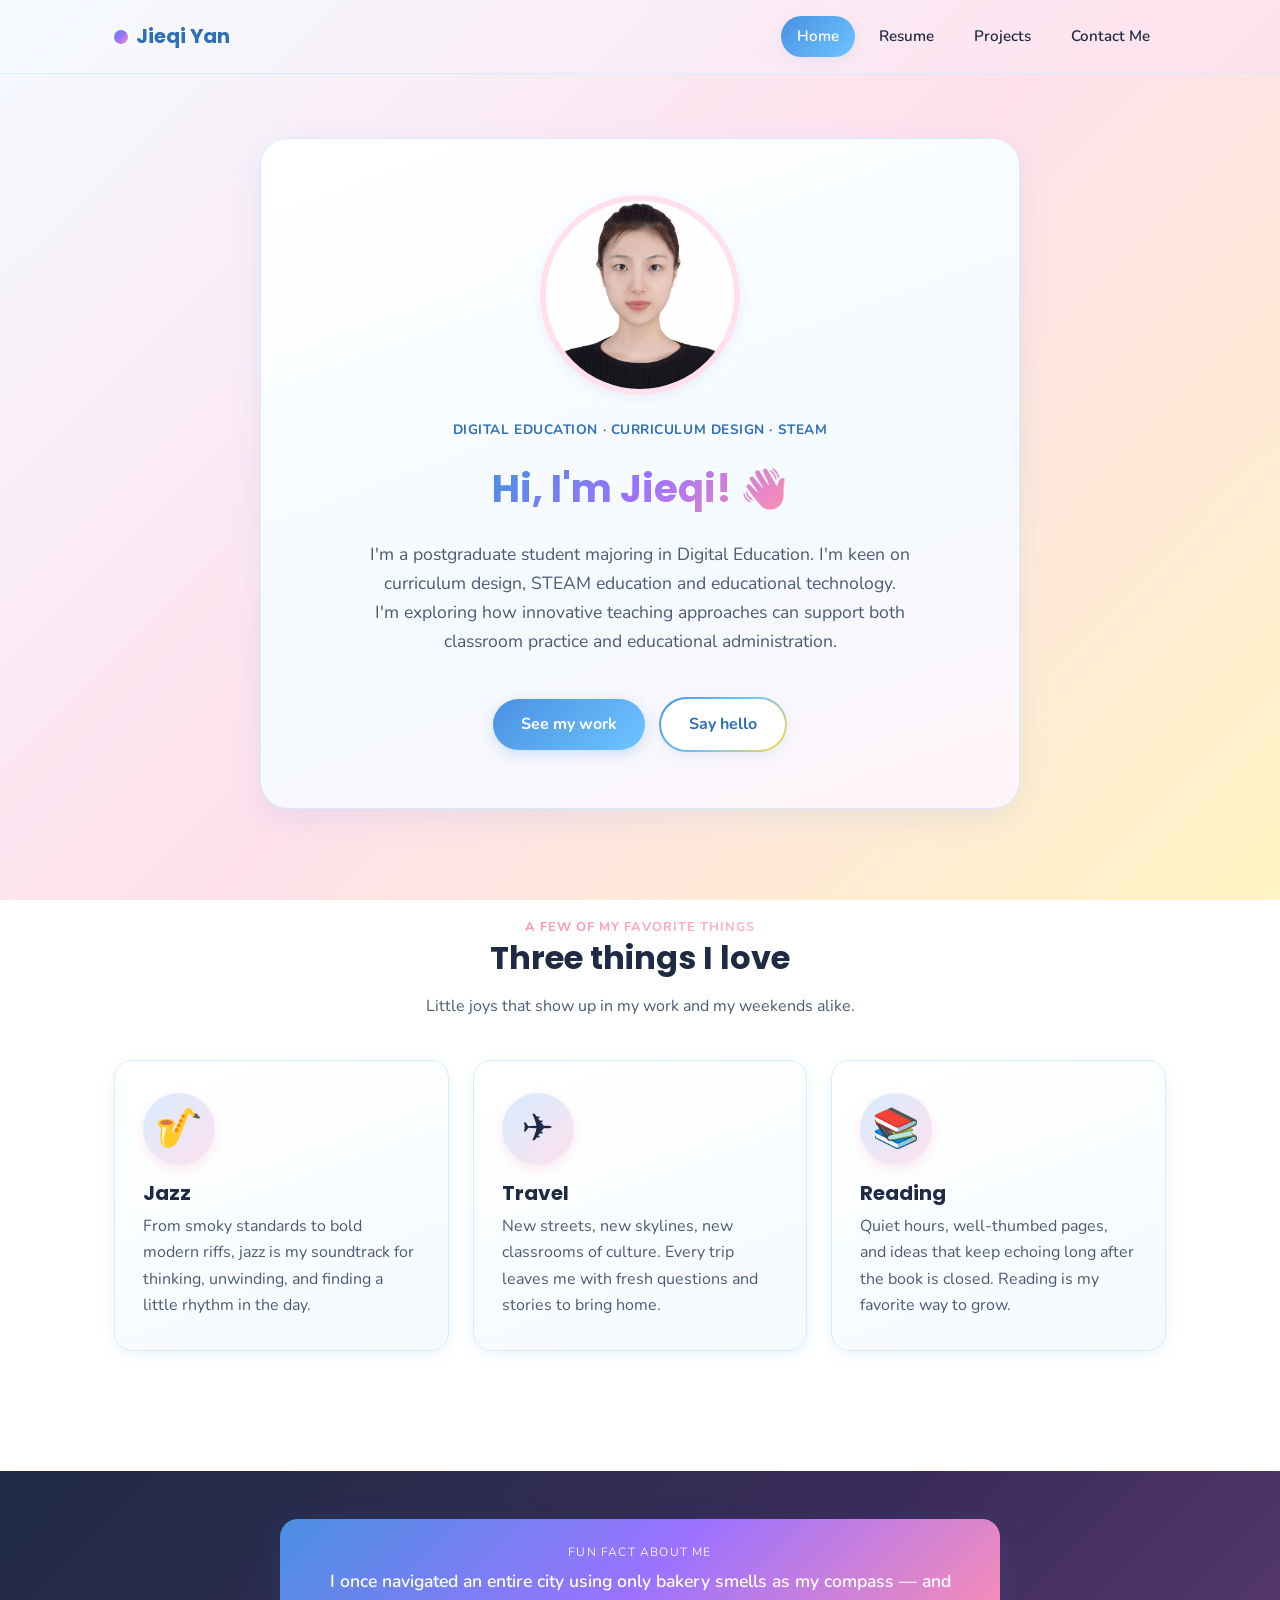
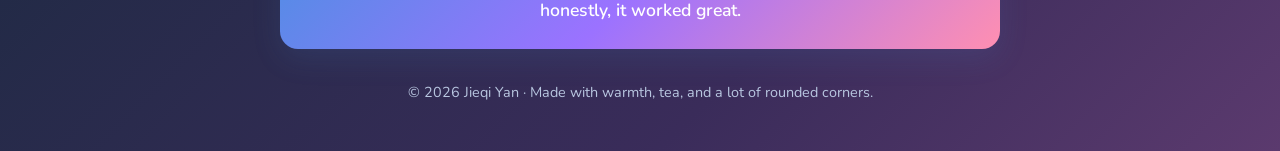
<file: index.html>
<!DOCTYPE html>
<html lang="en">
<head>
  <meta charset="UTF-8" />
  <meta name="viewport" content="width=device-width, initial-scale=1.0" />
  <title>Jieqi Yan — Home</title>
  <meta name="description" content="Hi! I'm Jieqi Yan, a postgraduate student majoring in Digital Education — curriculum design, STEAM, and educational technology." />
  <link rel="preconnect" href="https://fonts.googleapis.com" />
  <link rel="preconnect" href="https://fonts.gstatic.com" crossorigin />
  <link href="https://fonts.googleapis.com/css2?family=Nunito:wght@400;600;700&family=Poppins:wght@600;700&display=swap" rel="stylesheet" />
  <link rel="stylesheet" href="styles.css" />
</head>
<body>

  <!-- ===== Header / Nav ===== -->
  <header class="site-header">
    <div class="container">
      <nav class="nav">
        <a href="index.html" class="brand"><span class="brand-dot"></span> Jieqi Yan</a>
        <button class="nav-toggle" aria-label="Toggle menu" aria-expanded="false">&#9776;</button>
        <ul class="nav-links">
          <li><a href="index.html" class="active">Home</a></li>
          <li><a href="resume.html">Resume</a></li>
          <li><a href="projects.html">Projects</a></li>
          <li><a href="contact.html">Contact Me</a></li>
        </ul>
      </nav>
    </div>
  </header>

  <main>
    <!-- ===== Hero ===== -->
    <section class="hero">
      <div class="container">
        <div class="hero-card">
          <img class="headshot" src="headshot.jpg" alt="Jieqi Yan" />
          <span class="tagline">Digital Education · Curriculum Design · STEAM</span>
          <h1>Hi, I'm Jieqi! 👋</h1>
          <p class="intro">
            I'm a postgraduate student majoring in Digital Education. I'm keen
            on curriculum design, STEAM education and educational technology.
            I'm exploring how innovative teaching approaches can support both
            classroom practice and educational administration.
          </p>
          <div>
            <a href="projects.html" class="btn">See my work</a>
            <a href="contact.html" class="btn ghost" style="margin-left:10px;">Say hello</a>
          </div>
        </div>
      </div>
    </section>

    <!-- ===== Three things I like ===== -->
    <section class="section">
      <div class="container">
        <div class="section-head">
          <span class="eyebrow">A few of my favorite things</span>
          <h2>Three things I love</h2>
          <p>Little joys that show up in my work and my weekends alike.</p>
        </div>
        <div class="grid grid-3">
          <div class="card">
            <div class="emoji">🎷</div>
            <h3>Jazz</h3>
            <p>From smoky standards to bold modern riffs, jazz is my soundtrack for thinking, unwinding, and finding a little rhythm in the day.</p>
          </div>
          <div class="card">
            <div class="emoji">✈️</div>
            <h3>Travel</h3>
            <p>New streets, new skylines, new classrooms of culture. Every trip leaves me with fresh questions and stories to bring home.</p>
          </div>
          <div class="card">
            <div class="emoji">📚</div>
            <h3>Reading</h3>
            <p>Quiet hours, well-thumbed pages, and ideas that keep echoing long after the book is closed. Reading is my favorite way to grow.</p>
          </div>
        </div>
      </div>
    </section>
  </main>

  <!-- ===== Footer with fun fact ===== -->
  <footer class="site-footer">
    <div class="container">
      <div class="footer-fun">
        <span class="label">Fun fact about me</span>
        <p>I once navigated an entire city using only bakery smells as my compass — and honestly, it worked great.</p>
      </div>
      <div class="footer-bottom">
        <p>© 2026 Jieqi Yan · Made with warmth, tea, and a lot of rounded corners.</p>
      </div>
    </div>
  </footer>

  <script src="script.js"></script>
</body>
</html>
</file>
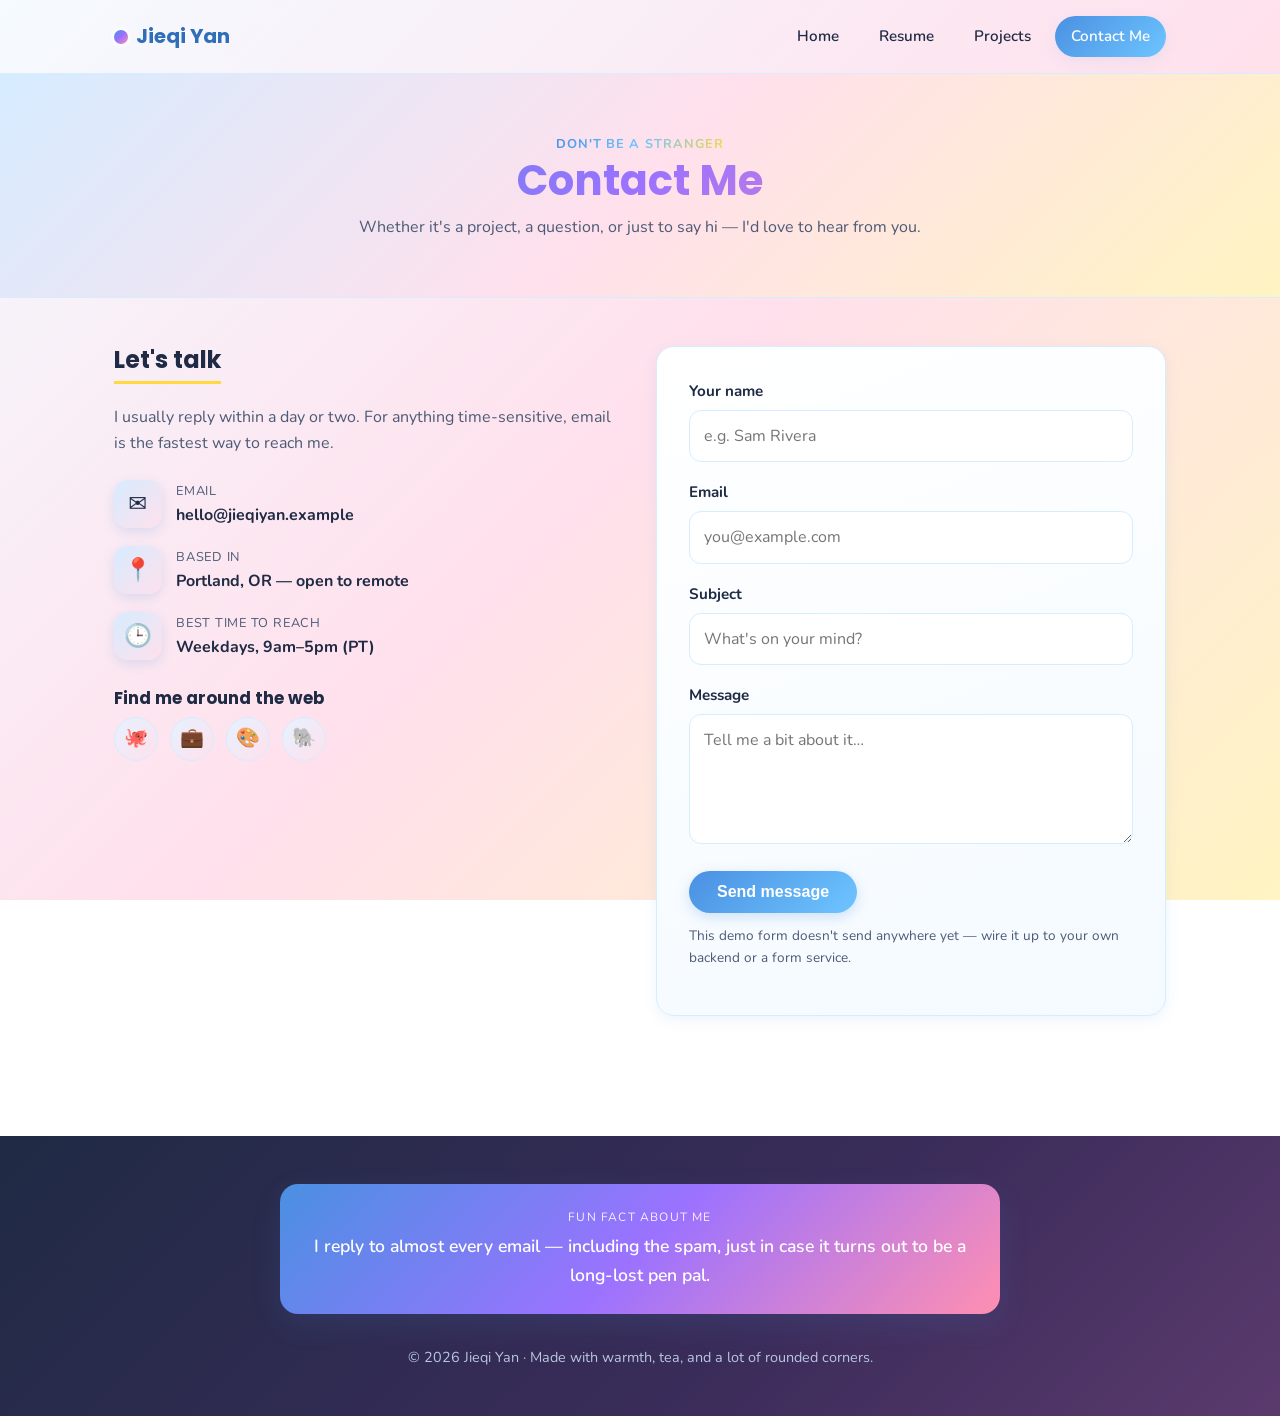
<file: contact.html>
<!DOCTYPE html>
<html lang="en">
<head>
  <meta charset="UTF-8" />
  <meta name="viewport" content="width=device-width, initial-scale=1.0" />
  <title>Jieqi Yan — Contact Me</title>
  <meta name="description" content="Say hello to Jieqi Yan — friendly designer-developer always happy to chat." />
  <link rel="preconnect" href="https://fonts.googleapis.com" />
  <link rel="preconnect" href="https://fonts.gstatic.com" crossorigin />
  <link href="https://fonts.googleapis.com/css2?family=Nunito:wght@400;600;700&family=Poppins:wght@600;700&display=swap" rel="stylesheet" />
  <link rel="stylesheet" href="styles.css" />
</head>
<body>

  <header class="site-header">
    <div class="container">
      <nav class="nav">
        <a href="index.html" class="brand"><span class="brand-dot"></span> Jieqi Yan</a>
        <button class="nav-toggle" aria-label="Toggle menu" aria-expanded="false">&#9776;</button>
        <ul class="nav-links">
          <li><a href="index.html">Home</a></li>
          <li><a href="resume.html">Resume</a></li>
          <li><a href="projects.html">Projects</a></li>
          <li><a href="contact.html" class="active">Contact Me</a></li>
        </ul>
      </nav>
    </div>
  </header>

  <main>
    <section class="page-header">
      <div class="container">
        <span class="eyebrow">Don't be a stranger</span>
        <h1>Contact Me</h1>
        <p>Whether it's a project, a question, or just to say hi — I'd love to hear from you.</p>
      </div>
    </section>

    <section class="section" style="padding-top:48px;">
      <div class="container">
        <div class="contact-grid">

          <!-- Contact info -->
          <div class="contact-info">
            <h2 style="border-bottom:3px solid var(--accent); display:inline-block; padding-bottom:6px; margin-bottom:20px;">Let's talk</h2>
            <p style="color:var(--ink-soft);">I usually reply within a day or two. For anything time-sensitive, email is the fastest way to reach me.</p>

            <div style="margin-top:24px;">
              <div class="info-item">
                <div class="icon">✉️</div>
                <div>
                  <div class="label">Email</div>
                  <div class="value">hello@jieqiyan.example</div>
                </div>
              </div>
              <div class="info-item">
                <div class="icon">📍</div>
                <div>
                  <div class="label">Based in</div>
                  <div class="value">Portland, OR — open to remote</div>
                </div>
              </div>
              <div class="info-item">
                <div class="icon">🕒</div>
                <div>
                  <div class="label">Best time to reach</div>
                  <div class="value">Weekdays, 9am–5pm (PT)</div>
                </div>
              </div>
            </div>

            <h3 style="margin-top:28px; font-size:1.05rem;">Find me around the web</h3>
            <div class="social-row">
              <a href="contact.html" title="GitHub">🐙</a>
              <a href="contact.html" title="LinkedIn">💼</a>
              <a href="contact.html" title="Dribbble">🎨</a>
              <a href="contact.html" title="Mastodon">🐘</a>
            </div>
          </div>

          <!-- Contact form -->
          <div>
            <div class="form-success" id="formSuccess">
              🎉 Thanks for reaching out! I'll get back to you soon.
            </div>
            <form class="form" id="contactForm" novalidate>
              <div class="field">
                <label for="name">Your name</label>
                <input type="text" id="name" name="name" placeholder="e.g. Sam Rivera" required />
              </div>
              <div class="field">
                <label for="email">Email</label>
                <input type="email" id="email" name="email" placeholder="you@example.com" required />
              </div>
              <div class="field">
                <label for="subject">Subject</label>
                <input type="text" id="subject" name="subject" placeholder="What's on your mind?" />
              </div>
              <div class="field">
                <label for="message">Message</label>
                <textarea id="message" name="message" placeholder="Tell me a bit about it…" required></textarea>
              </div>
              <button type="submit" class="btn">Send message</button>
              <p class="form-note">This demo form doesn't send anywhere yet — wire it up to your own backend or a form service.</p>
            </form>
          </div>

        </div>
      </div>
    </section>
  </main>

  <footer class="site-footer">
    <div class="container">
      <div class="footer-fun">
        <span class="label">Fun fact about me</span>
        <p>I reply to almost every email — including the spam, just in case it turns out to be a long-lost pen pal.</p>
      </div>
      <div class="footer-bottom">
        <p>© 2026 Jieqi Yan · Made with warmth, tea, and a lot of rounded corners.</p>
      </div>
    </div>
  </footer>

  <script src="script.js"></script>
</body>
</html>
</file>
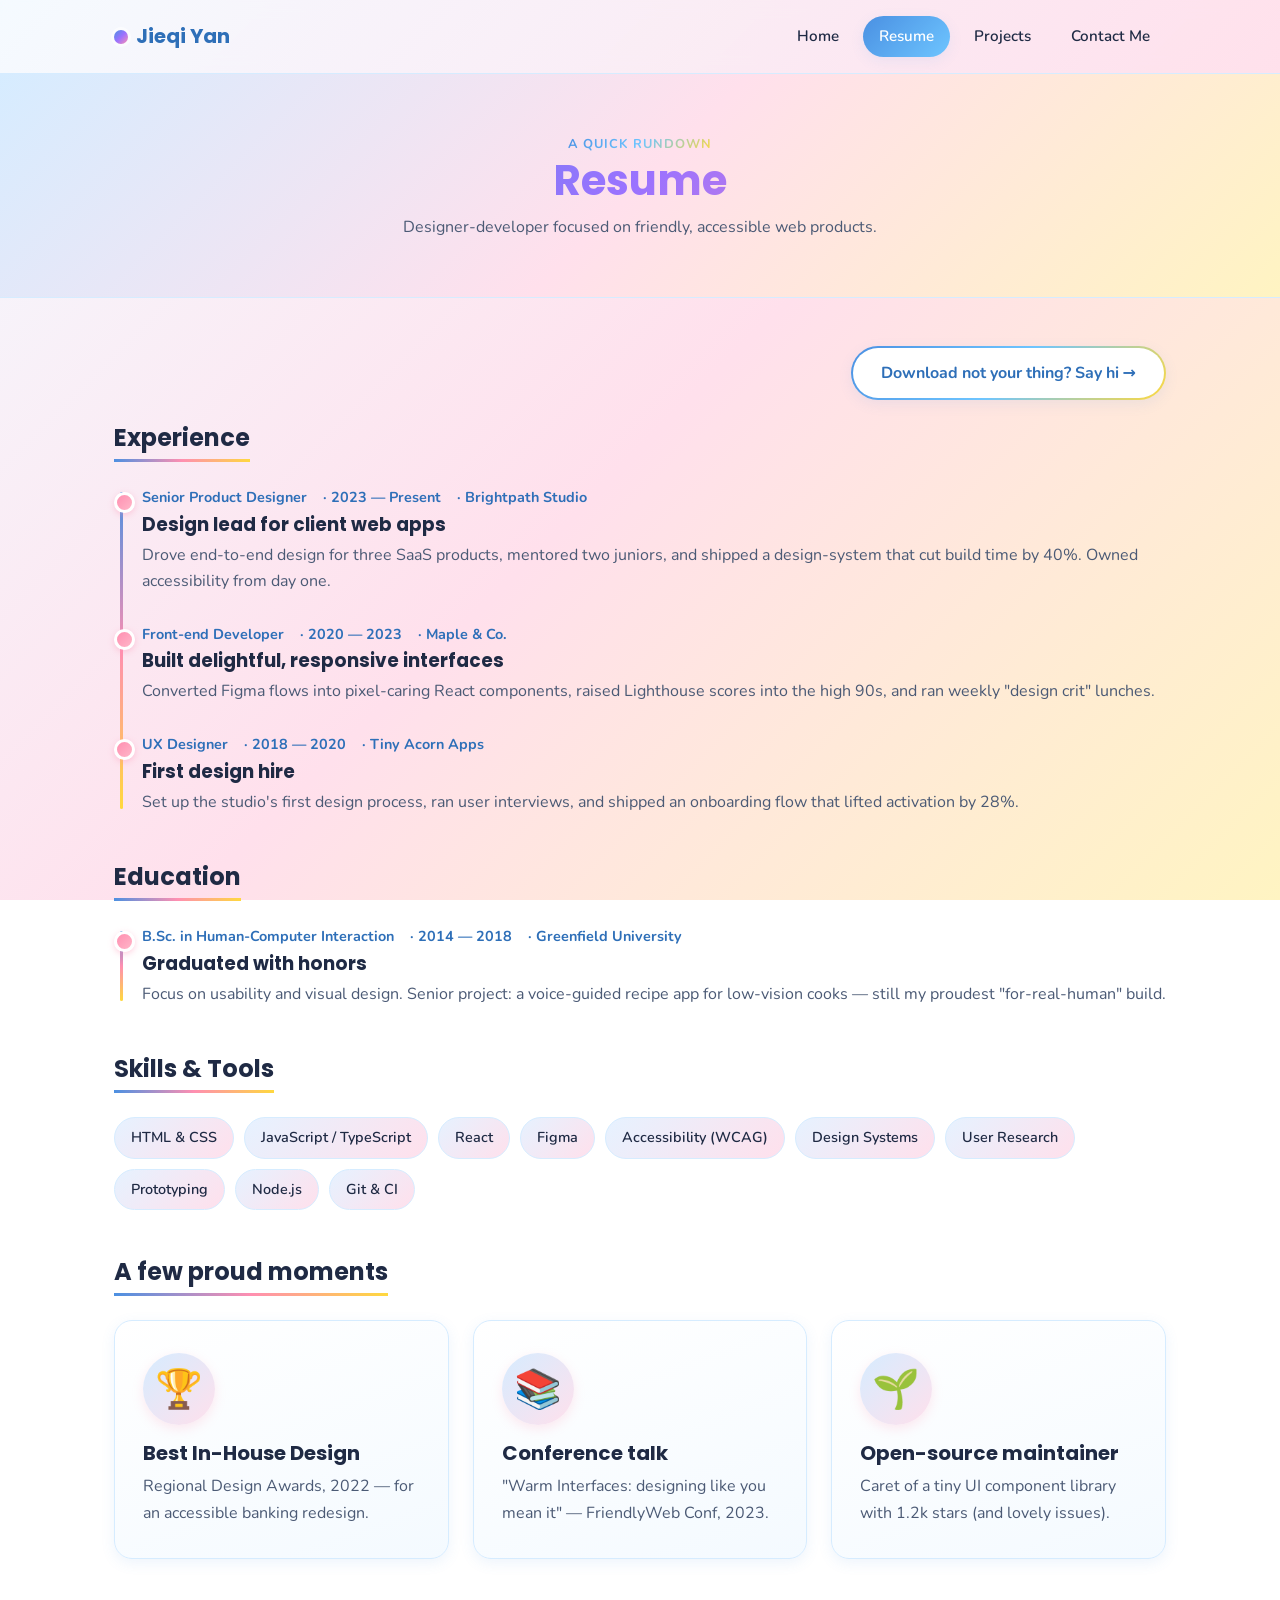
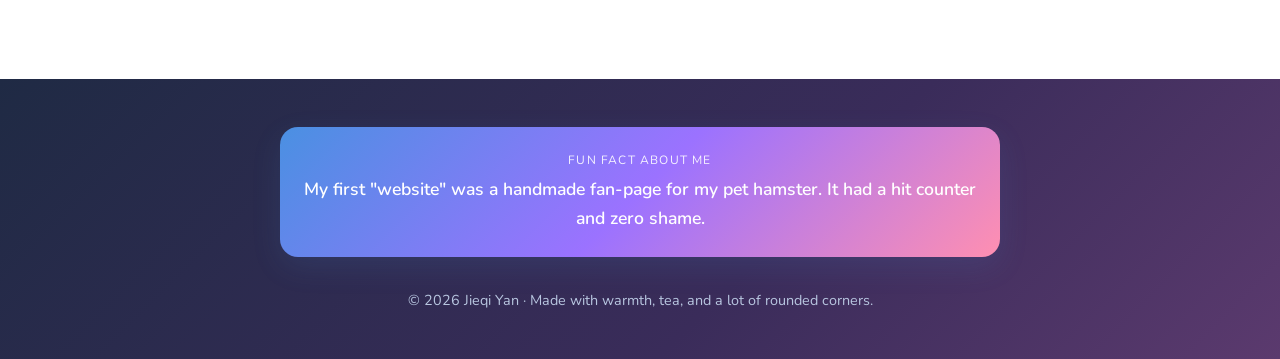
<file: resume.html>
<!DOCTYPE html>
<html lang="en">
<head>
  <meta charset="UTF-8" />
  <meta name="viewport" content="width=device-width, initial-scale=1.0" />
  <title>Jieqi Yan — Resume</title>
  <meta name="description" content="Resume of Jieqi Yan — designer-developer with 6+ years building warm, human-friendly products." />
  <link rel="preconnect" href="https://fonts.googleapis.com" />
  <link rel="preconnect" href="https://fonts.gstatic.com" crossorigin />
  <link href="https://fonts.googleapis.com/css2?family=Nunito:wght@400;600;700&family=Poppins:wght@600;700&display=swap" rel="stylesheet" />
  <link rel="stylesheet" href="styles.css" />
</head>
<body>

  <header class="site-header">
    <div class="container">
      <nav class="nav">
        <a href="index.html" class="brand"><span class="brand-dot"></span> Jieqi Yan</a>
        <button class="nav-toggle" aria-label="Toggle menu" aria-expanded="false">&#9776;</button>
        <ul class="nav-links">
          <li><a href="index.html">Home</a></li>
          <li><a href="resume.html" class="active">Resume</a></li>
          <li><a href="projects.html">Projects</a></li>
          <li><a href="contact.html">Contact Me</a></li>
        </ul>
      </nav>
    </div>
  </header>

  <main>
    <section class="page-header">
      <div class="container">
        <span class="eyebrow">A quick rundown</span>
        <h1>Resume</h1>
        <p>Designer-developer focused on friendly, accessible web products.</p>
      </div>
    </section>

    <section class="section" style="padding-top:48px;">
      <div class="container">
        <div style="text-align:right; margin-bottom:24px;">
          <a href="contact.html" class="btn ghost">Download not your thing? Say hi →</a>
        </div>

        <!-- Experience -->
        <div class="resume-section">
          <h2>Experience</h2>
          <div class="timeline">
            <div class="timeline-item">
              <div class="meta"><span>Senior Product Designer</span><span>· 2023 — Present</span><span>· Brightpath Studio</span></div>
              <h3>Design lead for client web apps</h3>
              <p>Drove end-to-end design for three SaaS products, mentored two juniors, and shipped a design-system that cut build time by 40%. Owned accessibility from day one.</p>
            </div>
            <div class="timeline-item">
              <div class="meta"><span>Front-end Developer</span><span>· 2020 — 2023</span><span>· Maple & Co.</span></div>
              <h3>Built delightful, responsive interfaces</h3>
              <p>Converted Figma flows into pixel-caring React components, raised Lighthouse scores into the high 90s, and ran weekly "design crit" lunches.</p>
            </div>
            <div class="timeline-item">
              <div class="meta"><span>UX Designer</span><span>· 2018 — 2020</span><span>· Tiny Acorn Apps</span></div>
              <h3>First design hire</h3>
              <p>Set up the studio's first design process, ran user interviews, and shipped an onboarding flow that lifted activation by 28%.</p>
            </div>
          </div>
        </div>

        <!-- Education -->
        <div class="resume-section">
          <h2>Education</h2>
          <div class="timeline">
            <div class="timeline-item">
              <div class="meta"><span>B.Sc. in Human-Computer Interaction</span><span>· 2014 — 2018</span><span>· Greenfield University</span></div>
              <h3>Graduated with honors</h3>
              <p>Focus on usability and visual design. Senior project: a voice-guided recipe app for low-vision cooks — still my proudest "for-real-human" build.</p>
            </div>
          </div>
        </div>

        <!-- Skills -->
        <div class="resume-section">
          <h2>Skills &amp; Tools</h2>
          <ul class="skills-list">
            <li>HTML &amp; CSS</li>
            <li>JavaScript / TypeScript</li>
            <li>React</li>
            <li>Figma</li>
            <li>Accessibility (WCAG)</li>
            <li>Design Systems</li>
            <li>User Research</li>
            <li>Prototyping</li>
            <li>Node.js</li>
            <li>Git &amp; CI</li>
          </ul>
        </div>

        <!-- Highlights -->
        <div class="resume-section" style="margin-bottom:0;">
          <h2>A few proud moments</h2>
          <div class="grid grid-3">
            <div class="card">
              <div class="emoji">🏆</div>
              <h3>Best In-House Design</h3>
              <p>Regional Design Awards, 2022 — for an accessible banking redesign.</p>
            </div>
            <div class="card">
              <div class="emoji">📚</div>
              <h3>Conference talk</h3>
              <p>"Warm Interfaces: designing like you mean it" — FriendlyWeb Conf, 2023.</p>
            </div>
            <div class="card">
              <div class="emoji">🌱</div>
              <h3>Open-source maintainer</h3>
              <p>Caret of a tiny UI component library with 1.2k stars (and lovely issues).</p>
            </div>
          </div>
        </div>
      </div>
    </section>
  </main>

  <footer class="site-footer">
    <div class="container">
      <div class="footer-fun">
        <span class="label">Fun fact about me</span>
        <p>My first "website" was a handmade fan-page for my pet hamster. It had a hit counter and zero shame.</p>
      </div>
      <div class="footer-bottom">
        <p>© 2026 Jieqi Yan · Made with warmth, tea, and a lot of rounded corners.</p>
      </div>
    </div>
  </footer>

  <script src="script.js"></script>
</body>
</html>
</file>
<file: styles.css>
/* ============================================================
   Shared stylesheet — cool, friendly personal website
   Color scheme: sky blue, soft pink, sunny yellow, gradient blends
   ============================================================ */

:root {
  --bg:           #F4FAFF;   /* cool sky-tinted background */
  --bg-alt:        #E6F2FF;   /* soft blue */
  --surface:       #FFFFFF;   /* card surfaces */
  --primary:       #4A90E2;   /* sky blue accent */
  --primary-dark:  #2E6FB8;
  --accent:        #FFD93D;   /* sunny yellow */
  --pink:          #FF8FB1;   /* soft pink */
  --pink-soft:     #FFE0EC;   /* blush */
  --blue-soft:     #D6ECFF;
  --yellow-soft:   #FFF4C2;
  --ink:           #1F2A44;   /* main text (deep navy) */
  --ink-soft:      #4B5A75;   /* muted text */
  --line:          #D6ECFF;   /* borders */
  --radius-lg:     28px;
  --radius-md:     18px;
  --radius-sm:     12px;
  --shadow:        0 10px 30px rgba(74, 144, 226, 0.12);
  --shadow-soft:   0 4px 14px rgba(74, 144, 226, 0.10);
  --maxw:          1100px;
  /* Gradients */
  --grad-body:     linear-gradient(135deg, #F4FAFF 0%, #FFE0EC 50%, #FFF4C2 100%);
  --grad-hero:     linear-gradient(135deg, #D6ECFF 0%, #FFE0EC 100%);
  --grad-primary:  linear-gradient(135deg, #4A90E2 0%, #6EC5FF 100%);
  --grad-pink:     linear-gradient(135deg, #FF8FB1 0%, #FFB6C8 100%);
  --grad-yellow:   linear-gradient(135deg, #FFD93D 0%, #FFE680 100%);
  --grad-sky-pink: linear-gradient(135deg, #4A90E2 0%, #9B72FF 50%, #FF8FB1 100%);
  --grad-blue-yellow: linear-gradient(135deg, #4A90E2 0%, #6EC5FF 50%, #FFD93D 100%);
}

* { box-sizing: border-box; }

html { scroll-behavior: smooth; }

body {
  margin: 0;
  font-family: 'Nunito', 'Segoe UI', system-ui, -apple-system, sans-serif;
  color: var(--ink);
  background: var(--grad-body);
  background-attachment: fixed;
  line-height: 1.65;
  -webkit-font-smoothing: antialiased;
}

h1, h2, h3 {
  font-family: 'Poppins', 'Nunito', sans-serif;
  line-height: 1.2;
  margin: 0 0 0.5em;
  color: var(--ink);
}

p { margin: 0 0 1em; }

a { color: var(--primary-dark); text-decoration: none; }
a:hover { text-decoration: underline; }

img { max-width: 100%; display: block; }

.container {
  width: 100%;
  max-width: var(--maxw);
  margin: 0 auto;
  padding: 0 24px;
}

/* ---------- Header / Nav ---------- */
.site-header {
  position: sticky;
  top: 0;
  z-index: 50;
  background: linear-gradient(135deg, rgba(244, 250, 255, 0.92) 0%, rgba(255, 224, 236, 0.92) 100%);
  backdrop-filter: blur(8px);
  border-bottom: 1px solid var(--line);
}

.nav {
  display: flex;
  align-items: center;
  justify-content: space-between;
  padding: 16px 0;
}

.brand {
  font-family: 'Poppins', sans-serif;
  font-weight: 700;
  font-size: 1.25rem;
  color: var(--primary-dark);
  display: flex;
  align-items: center;
  gap: 8px;
}

.brand-dot {
  width: 14px; height: 14px;
  background: var(--grad-sky-pink);
  border-radius: 50%;
  display: inline-block;
  box-shadow: 0 0 0 3px rgba(255, 255, 255, 0.6);
}

.nav-links {
  display: flex;
  gap: 8px;
  list-style: none;
  margin: 0; padding: 0;
}

.nav-links a {
  display: inline-block;
  padding: 8px 16px;
  border-radius: 999px;
  color: var(--ink);
  font-weight: 600;
  font-size: 0.95rem;
  transition: background 0.2s, color 0.2s;
}

.nav-links a:hover { background: var(--blue-soft); text-decoration: none; }
.nav-links a.active { background: var(--grad-primary); color: #fff; box-shadow: var(--shadow-soft); }

.nav-toggle {
  display: none;
  background: transparent;
  border: 1px solid var(--line);
  border-radius: var(--radius-sm);
  padding: 8px 12px;
  cursor: pointer;
  font-size: 1.25rem;
  color: var(--ink);
}

/* ---------- Hero (homepage) ---------- */
.hero {
  padding: 64px 0 48px;
  text-align: center;
}

.hero-card {
  display: flex;
  flex-direction: column;
  align-items: center;
  gap: 24px;
  background: linear-gradient(160deg, #FFFFFF 0%, #F4FAFF 60%, #FFF4F9 100%);
  border: 1px solid var(--line);
  border-radius: var(--radius-lg);
  box-shadow: var(--shadow);
  padding: 56px 40px;
  max-width: 760px;
  margin: 0 auto;
}

.headshot {
  width: 200px;
  height: 200px;
  border-radius: 50%;
  object-fit: cover;
  border: 6px solid var(--pink-soft);
  box-shadow: var(--shadow-soft);
  background: var(--grad-hero);
}

.hero h1 {
  font-size: 2.4rem;
  margin-bottom: 4px;
  background: var(--grad-sky-pink);
  -webkit-background-clip: text;
  background-clip: text;
  -webkit-text-fill-color: transparent;
}
.hero .tagline {
  color: var(--primary-dark);
  font-weight: 700;
  letter-spacing: 0.04em;
  text-transform: uppercase;
  font-size: 0.85rem;
}
.hero .intro {
  font-size: 1.1rem;
  color: var(--ink-soft);
  max-width: 540px;
}

.btn {
  display: inline-block;
  background: var(--grad-primary);
  color: #fff;
  padding: 12px 28px;
  border-radius: 999px;
  font-weight: 700;
  transition: background 0.2s, transform 0.15s, box-shadow 0.2s;
  border: none;
  cursor: pointer;
  font-size: 1rem;
  box-shadow: 0 4px 14px rgba(74, 144, 226, 0.25);
}
.btn:hover { text-decoration: none; transform: translateY(-2px); box-shadow: 0 8px 22px rgba(74, 144, 226, 0.35); filter: brightness(1.05); }
.btn.ghost {
  background: rgba(255, 255, 255, 0.6);
  color: var(--primary-dark);
  border: 2px solid transparent;
  background-image: linear-gradient(#FFFFFF, #FFFFFF), var(--grad-blue-yellow);
  background-origin: border-box;
  background-clip: padding-box, border-box;
  box-shadow: var(--shadow-soft);
}
.btn.ghost:hover { color: var(--ink); }

/* ---------- Section ---------- */
.section { padding: 56px 0; }
.section-head { text-align: center; margin-bottom: 40px; }
.section-head h2 { font-size: 2rem; }
.section-head p { color: var(--ink-soft); margin: 0 auto; max-width: 560px; }
.eyebrow {
  background: var(--grad-pink);
  -webkit-background-clip: text;
  background-clip: text;
  -webkit-text-fill-color: transparent;
  font-weight: 700;
  letter-spacing: 0.08em;
  text-transform: uppercase;
  font-size: 0.8rem;
}

/* ---------- Cards grid ---------- */
.grid {
  display: grid;
  gap: 24px;
}
.grid-3 { grid-template-columns: repeat(3, 1fr); }
.grid-2 { grid-template-columns: repeat(2, 1fr); }

.card {
  background: linear-gradient(160deg, #FFFFFF 0%, #F4FAFF 100%);
  border: 1px solid var(--line);
  border-radius: var(--radius-md);
  padding: 32px 28px;
  box-shadow: var(--shadow-soft);
  transition: transform 0.2s, box-shadow 0.2s;
}
.card:hover { transform: translateY(-6px); box-shadow: var(--shadow); }

.card .emoji {
  font-size: 2.4rem;
  width: 72px; height: 72px;
  display: grid; place-items: center;
  background: var(--grad-hero);
  border-radius: 50%;
  margin-bottom: 16px;
  box-shadow: 0 4px 12px rgba(255, 143, 177, 0.2);
}
.card h3 { font-size: 1.25rem; margin-bottom: 8px; }
.card p { color: var(--ink-soft); margin: 0; }

/* ---------- Footer ---------- */
.site-footer {
  background: linear-gradient(135deg, #1F2A44 0%, #3A2C5A 60%, #5B3A6E 100%);
  color: #E6F2FF;
  margin-top: 64px;
  padding: 48px 0 32px;
}
.footer-fun {
  text-align: center;
  background: var(--grad-sky-pink);
  color: #fff;
  padding: 24px 24px;
  border-radius: var(--radius-md);
  max-width: 720px;
  margin: 0 auto 32px;
  box-shadow: var(--shadow);
}
.footer-fun .label {
  display: block;
  font-size: 0.75rem;
  letter-spacing: 0.1em;
  text-transform: uppercase;
  opacity: 0.9;
  margin-bottom: 4px;
}
.footer-fun p { margin: 0; font-size: 1.1rem; font-weight: 600; }

.footer-bottom {
  text-align: center;
  font-size: 0.9rem;
  color: #B8C6E0;
}

/* ---------- Page header (sub-pages) ---------- */
.page-header {
  background: linear-gradient(135deg, #D6ECFF 0%, #FFE0EC 50%, #FFF4C2 100%);
  padding: 56px 0;
  text-align: center;
  border-bottom: 1px solid var(--line);
}
.page-header h1 {
  font-size: 2.6rem;
  margin-bottom: 8px;
  background: var(--grad-sky-pink);
  -webkit-background-clip: text;
  background-clip: text;
  -webkit-text-fill-color: transparent;
}
.page-header .eyebrow {
  background: var(--grad-blue-yellow);
  -webkit-background-clip: text;
  background-clip: text;
  -webkit-text-fill-color: transparent;
}
.page-header p { color: var(--ink-soft); margin: 0; }

/* ---------- Resume ---------- */
.resume-section { margin-bottom: 48px; }
.resume-section h2 {
  display: inline-block;
  font-size: 1.5rem;
  border-bottom: 3px solid transparent;
  border-image: linear-gradient(90deg, #4A90E2, #FF8FB1, #FFD93D) 1;
  padding-bottom: 6px;
  margin-bottom: 24px;
}
.timeline { position: relative; padding-left: 28px; }
.timeline::before {
  content: "";
  position: absolute;
  left: 6px; top: 6px; bottom: 6px;
  width: 3px;
  background: linear-gradient(180deg, #4A90E2, #FF8FB1, #FFD93D);
  border-radius: 2px;
}
.timeline-item { position: relative; margin-bottom: 28px; }
.timeline-item::before {
  content: "";
  position: absolute;
  left: -28px; top: 6px;
  width: 15px; height: 15px;
  background: var(--grad-pink);
  border: 3px solid #FFFFFF;
  border-radius: 50%;
  box-shadow: 0 2px 6px rgba(255, 143, 177, 0.4);
}
.timeline-item .meta {
  display: flex; flex-wrap: wrap; gap: 8px 16px;
  color: var(--primary-dark); font-weight: 700; font-size: 0.9rem;
}
.timeline-item h3 { font-size: 1.15rem; margin: 4px 0 6px; }
.timeline-item p { color: var(--ink-soft); margin: 0; }

.skills-list { list-style: none; padding: 0; margin: 0; display: flex; flex-wrap: wrap; gap: 10px; }
.skills-list li {
  background: linear-gradient(135deg, #E6F2FF 0%, #FFE0EC 100%);
  color: var(--ink);
  padding: 8px 16px;
  border-radius: 999px;
  font-weight: 600;
  font-size: 0.9rem;
  border: 1px solid var(--line);
}

/* ---------- Projects ---------- */
.project-card { display: flex; flex-direction: column; }
.project-thumb {
  height: 160px;
  border-radius: var(--radius-sm);
  display: grid; place-items: center;
  font-size: 3rem;
  margin-bottom: 16px;
}
.thumb-1 { background: linear-gradient(135deg, #4A90E2, #6EC5FF); }
.thumb-2 { background: linear-gradient(135deg, #FF8FB1, #FFB6C8); }
.thumb-3 { background: linear-gradient(135deg, #FFD93D, #FFE680); }
.thumb-4 { background: linear-gradient(135deg, #4A90E2, #9B72FF, #FF8FB1); }
.project-card h3 { font-size: 1.25rem; }
.project-card .tags { display: flex; flex-wrap: wrap; gap: 6px; margin: 8px 0 12px; }
.project-card .tag {
  font-size: 0.75rem;
  background: linear-gradient(135deg, #E6F2FF 0%, #FFE0EC 100%);
  color: var(--ink-soft);
  padding: 4px 10px;
  border-radius: 999px;
  font-weight: 600;
  border: 1px solid var(--line);
}
.project-card p { color: var(--ink-soft); flex-grow: 1; }
.project-card .links { margin-top: 16px; display: flex; gap: 12px; }
.project-card .links a { font-weight: 700; font-size: 0.9rem; }

/* ---------- Contact ---------- */
.contact-grid {
  display: grid;
  grid-template-columns: 1fr 1fr;
  gap: 32px;
  align-items: start;
}
.contact-info .info-item {
  display: flex; align-items: center; gap: 14px;
  margin-bottom: 18px;
}
.contact-info .icon {
  width: 48px; height: 48px;
  background: var(--grad-hero);
  border-radius: 14px;
  display: grid; place-items: center;
  font-size: 1.4rem;
  box-shadow: 0 4px 12px rgba(74, 144, 226, 0.18);
}
.contact-info .label { font-size: 0.8rem; color: var(--ink-soft); text-transform: uppercase; letter-spacing: 0.06em; }
.contact-info .value { font-weight: 700; }

.social-row { display: flex; gap: 12px; margin-top: 8px; }
.social-row a {
  width: 44px; height: 44px;
  background: linear-gradient(135deg, #E6F2FF 0%, #FFE0EC 100%);
  border: 1px solid var(--line);
  border-radius: 50%;
  display: grid; place-items: center;
  font-size: 1.2rem;
  transition: background 0.2s, transform 0.15s;
}
.social-row a:hover { background: var(--grad-primary); transform: translateY(-3px); text-decoration: none; box-shadow: 0 6px 16px rgba(74, 144, 226, 0.3); }

.form { background: linear-gradient(160deg, #FFFFFF 0%, #F4FAFF 100%); border: 1px solid var(--line); border-radius: var(--radius-md); padding: 32px; box-shadow: var(--shadow-soft); }
.form .field { margin-bottom: 18px; }
.form label { display: block; font-weight: 700; margin-bottom: 6px; font-size: 0.95rem; }
.form input, .form textarea {
  width: 100%;
  padding: 12px 14px;
  border: 1px solid var(--line);
  border-radius: var(--radius-sm);
  font: inherit;
  background: #FFFFFF;
  color: var(--ink);
  transition: border 0.2s, box-shadow 0.2s;
}
.form input:focus, .form textarea:focus {
  outline: none;
  border-color: var(--primary);
  box-shadow: 0 0 0 3px rgba(74, 144, 226, 0.2);
}
.form textarea { resize: vertical; min-height: 130px; }
.form-note { font-size: 0.85rem; color: var(--ink-soft); margin-top: 12px; }
.form-success {
  display: none;
  background: linear-gradient(135deg, #E6F2FF 0%, #FFE0EC 100%);
  color: #2E6FB8;
  border: 1px solid #B5D9FF;
  border-radius: var(--radius-sm);
  padding: 12px 16px;
  margin-bottom: 16px;
  font-weight: 600;
}
.form-success.show { display: block; }

/* ---------- To-Do app (Projects page) ---------- */
.container-narrow { max-width: 720px; }

.todo-app {
  background: linear-gradient(160deg, #FFFFFF 0%, #F4FAFF 100%);
  border: 1px solid var(--line);
  border-radius: var(--radius-lg);
  box-shadow: var(--shadow);
  padding: 28px;
}

.todo-form {
  display: grid;
  grid-template-columns: 1fr auto auto auto;
  gap: 14px;
  align-items: end;
}

.todo-label {
  display: block;
  font-weight: 700;
  font-size: 0.75rem;
  text-transform: uppercase;
  letter-spacing: 0.07em;
  color: var(--ink-soft);
  margin-bottom: 6px;
}

.todo-input,
.date-btn {
  width: 100%;
  padding: 13px 16px;
  border: 1.5px solid var(--line);
  border-radius: var(--radius-sm);
  font: inherit;
  font-weight: 600;
  background: #FFFFFF;
  color: var(--ink);
  transition: border-color 0.2s, box-shadow 0.2s;
}
.todo-input { min-width: 0; }
.todo-input::placeholder { color: #93A4C0; font-weight: 400; }
.todo-input:focus {
  outline: none;
  border-color: var(--primary);
  box-shadow: 0 0 0 3px rgba(74, 144, 226, 0.2);
}
.todo-input.invalid {
  border-color: var(--pink);
  box-shadow: 0 0 0 3px rgba(255, 143, 177, 0.25);
}

.date-btn {
  display: inline-flex;
  align-items: center;
  justify-content: center;
  gap: 8px;
  white-space: nowrap;
  cursor: pointer;
}
.date-btn:hover,
.date-btn[aria-expanded="true"] { border-color: var(--primary); }

.todo-add { padding: 13px 32px; }

/* Calendar popover */
.todo-calendar-wrap { position: relative; }

.calendar-pop {
  position: absolute;
  top: calc(100% + 8px);
  right: 0;
  width: 300px;
  max-width: 100%;
  background: #FFFFFF;
  border: 1px solid var(--line);
  border-radius: var(--radius-md);
  box-shadow: var(--shadow);
  padding: 16px;
  z-index: 30;
  animation: cal-pop 0.16s ease-out;
}
.calendar-pop[hidden] { display: none; }

@keyframes cal-pop {
  from { opacity: 0; transform: translateY(-6px); }
  to   { opacity: 1; transform: translateY(0); }
}

.cal-header {
  display: flex;
  align-items: center;
  justify-content: space-between;
  margin-bottom: 8px;
}
.cal-title { font-family: 'Poppins', sans-serif; font-weight: 700; font-size: 0.95rem; }
.cal-nav {
  width: 34px; height: 34px;
  border-radius: 50%;
  border: 1px solid var(--line);
  background: var(--blue-soft);
  color: var(--primary-dark);
  font-size: 1.15rem;
  line-height: 1;
  cursor: pointer;
  display: grid;
  place-items: center;
  transition: background 0.15s, color 0.15s;
}
.cal-nav:hover { background: var(--grad-primary); color: #fff; }

.cal-weekdays,
.cal-days {
  display: grid;
  grid-template-columns: repeat(7, 1fr);
  gap: 2px;
}
.cal-weekdays span {
  text-align: center;
  font-size: 0.68rem;
  font-weight: 700;
  letter-spacing: 0.04em;
  color: var(--ink-soft);
  padding: 4px 0;
}
.cal-day {
  aspect-ratio: 1;
  border: none;
  background: transparent;
  border-radius: 50%;
  font: inherit;
  font-size: 0.85rem;
  font-weight: 600;
  color: var(--ink);
  cursor: pointer;
  display: grid;
  place-items: center;
  padding: 0;
}
.cal-day.blank { visibility: hidden; }
.cal-day:not(.blank):hover { background: var(--blue-soft); }
.cal-day.is-today { box-shadow: inset 0 0 0 1.5px var(--primary); color: var(--primary-dark); }
.cal-day.is-selected { background: var(--grad-primary); color: #fff; box-shadow: none; }

/* Mark (emoji/priority) picker */
.todo-pick-wrap { position: relative; }

.pick-btn { gap: 8px; }

.pick-pop {
  position: absolute;
  top: calc(100% + 8px);
  right: 0;
  width: 264px;
  max-width: 100%;
  background: #FFFFFF;
  border: 1px solid var(--line);
  border-radius: var(--radius-md);
  box-shadow: var(--shadow);
  padding: 14px;
  z-index: 30;
  animation: cal-pop 0.16s ease-out;
}
.pick-pop[hidden] { display: none; }

.pick-section-label {
  font-size: 0.68rem;
  font-weight: 700;
  text-transform: uppercase;
  letter-spacing: 0.07em;
  color: var(--ink-soft);
  margin: 0 0 8px;
}
.pick-section-label:not(:first-child) { margin-top: 14px; }

.pick-row {
  display: flex;
  flex-wrap: wrap;
  gap: 6px;
}
.pick-emojis .pick-chip { font-size: 1.1rem; }

.pick-chip {
  border: 1.5px solid var(--line);
  background: #FFFFFF;
  color: var(--ink);
  font: inherit;
  font-size: 0.82rem;
  font-weight: 700;
  padding: 7px 12px;
  border-radius: 999px;
  cursor: pointer;
  display: inline-flex;
  align-items: center;
  gap: 6px;
  transition: border-color 0.15s, background 0.15s, transform 0.1s;
}
.pick-emojis .pick-chip {
  width: 38px;
  height: 38px;
  padding: 0;
  justify-content: center;
  border-radius: 50%;
}
.pick-chip:hover { border-color: var(--primary); background: var(--blue-soft); }
.pick-chip:active { transform: scale(0.94); }
.pick-chip.is-selected {
  border-color: var(--primary);
  background: var(--grad-primary);
  color: #fff;
  box-shadow: 0 3px 10px rgba(74, 144, 226, 0.3);
}

/* Task list */
.todo-list {
  list-style: none;
  margin: 22px 0 0;
  padding: 0;
  display: flex;
  flex-direction: column;
  gap: 10px;
}
.todo-item {
  display: flex;
  align-items: center;
  gap: 12px;
  background: #FFFFFF;
  border: 1px solid var(--line);
  border-radius: var(--radius-sm);
  padding: 12px 14px;
  box-shadow: var(--shadow-soft);
  animation: item-in 0.18s ease-out;
}
@keyframes item-in {
  from { opacity: 0; transform: translateY(4px); }
  to   { opacity: 1; transform: translateY(0); }
}

.todo-check {
  position: relative;
  display: inline-grid;
  place-items: center;
  flex-shrink: 0;
  cursor: pointer;
}
.todo-check input {
  position: absolute;
  inset: 0;
  width: 26px; height: 26px;
  margin: 0;
  opacity: 0;
  cursor: pointer;
}
.check-box {
  width: 24px; height: 24px;
  border-radius: 8px;
  border: 2px solid #A9C9EC;
  background: #FFFFFF;
  display: grid;
  place-items: center;
  transition: background 0.15s, border-color 0.15s;
}
.check-box::after {
  content: "";
  width: 6px; height: 11px;
  margin-top: -2px;
  border: solid #fff;
  border-width: 0 2.5px 2.5px 0;
  transform: rotate(45deg) scale(0);
  transition: transform 0.15s;
}
.todo-check input:checked + .check-box { background: var(--grad-primary); border-color: transparent; }
.todo-check input:checked + .check-box::after { transform: rotate(45deg) scale(1); }
.todo-check input:focus-visible + .check-box { box-shadow: 0 0 0 3px rgba(74, 144, 226, 0.25); }

.todo-body {
  flex: 1;
  min-width: 0;
  display: flex;
  flex-direction: column;
}
.todo-text {
  font-weight: 600;
  word-break: break-word;
  cursor: text;
  border-radius: 6px;
  padding: 1px 5px;
  margin: -1px -5px;
  transition: background 0.15s;
}
.todo-text::after {
  content: "\270E\FE0F";
  font-size: 0.75em;
  margin-left: 7px;
  opacity: 0;
  transition: opacity 0.15s;
}
.todo-item:hover .todo-text::after { opacity: 0.55; }
.todo-text:hover { background: var(--blue-soft); }

.todo-edit-input {
  width: 100%;
  font: inherit;
  font-weight: 600;
  font-size: 1rem;
  color: var(--ink);
  background: #FFFFFF;
  border: 1.5px solid var(--primary);
  border-radius: 8px;
  padding: 5px 9px;
  box-shadow: 0 0 0 3px rgba(74, 144, 226, 0.18);
}
.todo-edit-input:focus { outline: none; }

.todo-meta {
  display: flex;
  align-items: center;
  flex-wrap: wrap;
  gap: 8px;
  margin-top: 2px;
}
.todo-date {
  font-size: 0.76rem;
  font-weight: 700;
  color: var(--primary-dark);
}

/* Priority / emoji badges */
.todo-badge {
  display: inline-flex;
  align-items: center;
  gap: 5px;
  font-size: 0.7rem;
  font-weight: 700;
  text-transform: uppercase;
  letter-spacing: 0.04em;
  padding: 2px 9px;
  border-radius: 999px;
  line-height: 1.5;
}
.todo-badge.is-emoji {
  background: var(--yellow-soft);
  font-size: 0.95rem;
  padding: 1px 7px;
  line-height: 1.4;
}
.todo-badge.p-low    { background: #DCF5E5; color: #2E7D4F; }
.todo-badge.p-medium { background: var(--yellow-soft); color: #8A6D00; }
.todo-badge.p-high   { background: var(--pink-soft); color: #C2547A; }

.todo-item.priority-high { border-left: 4px solid var(--pink); }

.todo-item.is-done .todo-text {
  text-decoration: line-through;
  text-decoration-color: var(--pink);
  text-decoration-thickness: 2px;
  color: var(--ink-soft);
}
.todo-item.is-done .todo-date { color: var(--ink-soft); }

.todo-del {
  flex-shrink: 0;
  width: 32px; height: 32px;
  border-radius: 50%;
  border: none;
  background: var(--pink-soft);
  color: #C2547A;
  font-size: 1.2rem;
  line-height: 1;
  cursor: pointer;
  display: grid;
  place-items: center;
  transition: background 0.15s, color 0.15s, transform 0.15s;
}
.todo-del:hover { background: var(--pink); color: #fff; transform: scale(1.08); }

.todo-empty {
  text-align: center;
  color: var(--ink-soft);
  font-weight: 600;
  margin: 24px 0 4px;
}
.todo-empty[hidden] { display: none; }

/* Cloud status banner */
.todo-status {
  display: flex;
  align-items: center;
  gap: 10px;
  border-radius: var(--radius-sm);
  padding: 10px 14px;
  margin-bottom: 16px;
  font-size: 0.85rem;
  font-weight: 700;
  border: 1px solid transparent;
}
.todo-status[hidden] { display: none; }
.todo-status.is-ok {
  background: #DCF5E5;
  color: #2E7D4F;
  border-color: #B5E8C8;
}
.todo-status.is-warn {
  background: var(--yellow-soft);
  color: #8A6D00;
  border-color: #F0DF8A;
}
.todo-status.is-error {
  background: var(--pink-soft);
  color: #C2547A;
  border-color: #F7BFD2;
}
.todo-status .status-close {
  margin-left: auto;
  background: none;
  border: none;
  color: inherit;
  font-size: 1.1rem;
  line-height: 1;
  cursor: pointer;
  padding: 0 2px;
}

/* ---------- Responsive ---------- */
@media (max-width: 860px) {
  .grid-3 { grid-template-columns: repeat(2, 1fr); }
  .grid-2 { grid-template-columns: 1fr; }
  .contact-grid { grid-template-columns: 1fr; }
}

@media (max-width: 640px) {
  .nav-links {
    display: none;
    position: absolute;
    top: 100%; left: 0; right: 0;
    flex-direction: column;
    background: linear-gradient(135deg, #FFFFFF 0%, #F4FAFF 100%);
    padding: 12px;
    gap: 4px;
    border-bottom: 1px solid var(--line);
    box-shadow: var(--shadow);
  }
  .nav-links.open { display: flex; }
  .nav-links a { width: 100%; }
  .nav-toggle { display: inline-block; }
  .nav { position: relative; }

  .hero { padding: 40px 0 24px; }
  .hero-card { padding: 40px 24px; }
  .hero h1 { font-size: 1.9rem; }
  .headshot { width: 150px; height: 150px; }

  .section { padding: 40px 0; }
  .section-head h2 { font-size: 1.6rem; }

  .grid-3 { grid-template-columns: 1fr; }
  .page-header { padding: 40px 0; }
  .page-header h1 { font-size: 2rem; }
}

@media (max-width: 640px) {
  .todo-app { padding: 20px; border-radius: var(--radius-md); }
  .todo-form { grid-template-columns: 1fr; gap: 12px; }
  .todo-add { width: 100%; }
  .calendar-pop,
  .pick-pop { left: 0; right: auto; }
}

@media (max-width: 420px) {
  .container { padding: 0 18px; }
  .hero h1 { font-size: 1.65rem; }
}
</file>
